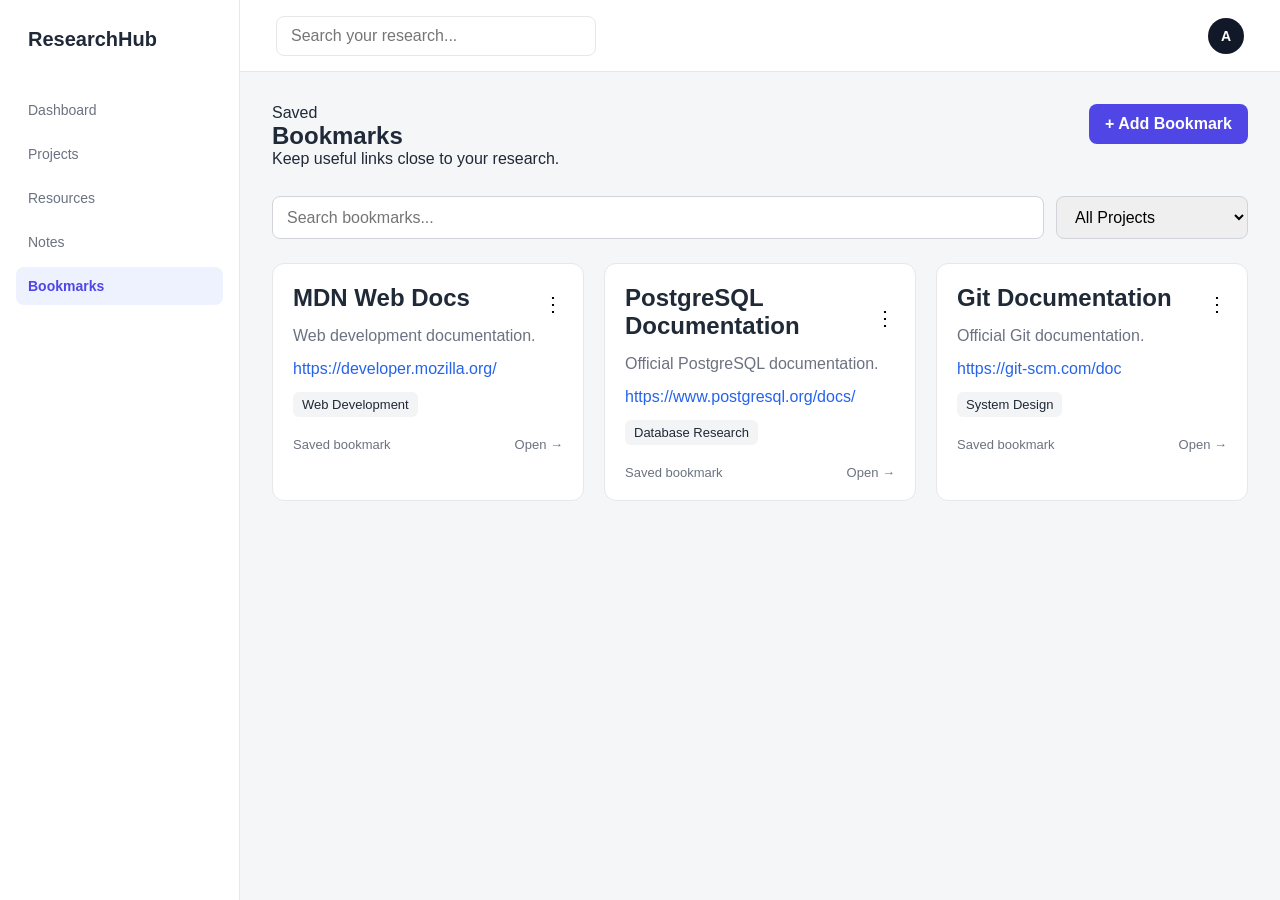
<file: frontend/pages/bookmarks.html>
<!doctype html>
<html lang="en">

<head>

    <meta charset="UTF-8">

    <meta
        name="viewport"
        content="width=device-width, initial-scale=1.0"
    >

    <title>Bookmarks — ResearchHub</title>


    <link
        rel="stylesheet"
        href="../css/reset.css"
    >

    <link
        rel="stylesheet"
        href="../css/variables.css"
    >

    <link
        rel="stylesheet"
        href="../css/global.css"
    >

    <link
        rel="stylesheet"
        href="../css/components/sidebar.css"
    >

    <link
        rel="stylesheet"
        href="../css/components/topbar.css"
    >

    <link
        rel="stylesheet"
        href="../css/components/button.css"
    >


    <style>

        .bookmarks-page {
            padding: 32px;
        }


        .bookmarks-header {
            display: flex;
            justify-content: space-between;
            align-items: flex-start;
            margin-bottom: 28px;
        }


        .bookmarks-toolbar {
            display: flex;
            gap: 12px;
            margin-bottom: 24px;
        }


        .bookmarks-search,
        .bookmarks-filter {
            padding: 11px 14px;
            border: 1px solid #d1d5db;
            border-radius: 8px;
            font: inherit;
        }


        .bookmarks-search {
            flex: 1;
        }


        .bookmarks-grid {
            display: grid;
            grid-template-columns:
                repeat(auto-fill, minmax(280px, 1fr));
            gap: 20px;
        }


        .bookmark-card {
            padding: 20px;
            border: 1px solid #e5e7eb;
            border-radius: 12px;
            background: white;
        }


        .bookmark-card-header {
            display: flex;
            justify-content: space-between;
            gap: 12px;
        }


        .bookmark-card h2 {
            margin: 0 0 12px;
        }


        .bookmark-card p {
            color: #6b7280;
            line-height: 1.5;
        }


        .bookmark-url {
            display: block;
            margin-top: 12px;
            color: #2563eb;
            word-break: break-all;
        }


        .bookmark-project {
            display: inline-block;
            margin-top: 14px;
            padding: 5px 9px;
            border-radius: 6px;
            background: #f3f4f6;
            font-size: 13px;
        }


        .bookmark-footer {
            display: flex;
            justify-content: space-between;
            align-items: center;
            margin-top: 20px;
            color: #6b7280;
            font-size: 13px;
        }


        .bookmark-menu {
            border: none;
            background: transparent;
            cursor: pointer;
            font-size: 20px;
        }


        .empty-state {
            grid-column: 1 / -1;
            padding: 50px;
            text-align: center;
        }


        .modal-overlay {
            position: fixed;
            inset: 0;
            background: rgba(0, 0, 0, 0.5);
            display: none;
            align-items: center;
            justify-content: center;
            z-index: 1000;
        }


        .modal-overlay.active {
            display: flex;
        }


        .modal {
            width: min(500px, 90%);
            background: white;
            border-radius: 12px;
            padding: 24px;
            box-shadow:
                0 20px 50px
                rgba(0, 0, 0, 0.2);
        }


        .modal-header {
            display: flex;
            justify-content: space-between;
            align-items: center;
            margin-bottom: 24px;
        }


        .modal-close {
            border: none;
            background: transparent;
            font-size: 24px;
            cursor: pointer;
        }


        .form-group {
            display: flex;
            flex-direction: column;
            gap: 8px;
            margin-bottom: 18px;
        }


        .form-group input,
        .form-group textarea,
        .form-group select {
            padding: 11px 12px;
            border: 1px solid #d1d5db;
            border-radius: 8px;
            font: inherit;
        }


        .form-group textarea {
            min-height: 100px;
            resize: vertical;
        }


        .modal-actions {
            display: flex;
            justify-content: flex-end;
            gap: 10px;
            margin-top: 24px;
        }


        .secondary-button {
            padding: 10px 16px;
            border: 1px solid #d1d5db;
            border-radius: 8px;
            background: transparent;
            cursor: pointer;
        }

    </style>

</head>


<body>


<div class="app">


    <aside class="sidebar">

        <div class="logo">
            ResearchHub
        </div>


        <nav class="navigation">

            <a
                href="../index.html"
                class="nav-item"
            >
                Dashboard
            </a>


            <a
                href="projects.html"
                class="nav-item"
            >
                Projects
            </a>


            <a
                href="resources.html"
                class="nav-item"
            >
                Resources
            </a>


            <a
                href="notes.html"
                class="nav-item"
            >
                Notes
            </a>


            <a
                href="bookmarks.html"
                class="nav-item active"
            >
                Bookmarks
            </a>

        </nav>

    </aside>


    <main class="main-content">


        <header class="topbar">

            <div class="search">

                <input
                    type="text"
                    placeholder="Search your research..."
                >

            </div>


            <div class="profile">

                <div class="avatar">
                    A
                </div>

            </div>

        </header>


        <section class="bookmarks-page">


            <div class="bookmarks-header">

                <div>

                    <p class="eyebrow">
                        Saved
                    </p>

                    <h1>
                        Bookmarks
                    </h1>

                    <p class="subtitle">
                        Keep useful links close to your research.
                    </p>

                </div>


                <button
                    id="new-bookmark-btn"
                    class="primary-button"
                    type="button"
                >
                    + Add Bookmark
                </button>

            </div>


            <div class="bookmarks-toolbar">

                <input
                    id="bookmarks-search"
                    class="bookmarks-search"
                    type="text"
                    placeholder="Search bookmarks..."
                >


                <select
                    id="bookmarks-project-filter"
                    class="bookmarks-filter"
                >

                    <option value="all">
                        All Projects
                    </option>

                </select>

            </div>


            <div
                id="bookmarks-grid"
                class="bookmarks-grid"
            ></div>


        </section>

    </main>

</div>



<!-- Add Bookmark Modal -->

<div
    id="bookmark-modal"
    class="modal-overlay"
>

    <div class="modal">


        <div class="modal-header">

            <h2>
                Add Bookmark
            </h2>


            <button
                id="close-bookmark-modal"
                class="modal-close"
                type="button"
            >
                ×
            </button>

        </div>


        <form id="bookmark-form">


            <div class="form-group">

                <label for="bookmark-title">
                    Title
                </label>

                <input
                    id="bookmark-title"
                    type="text"
                    placeholder="e.g. Python Documentation"
                    required
                >

            </div>


            <div class="form-group">

                <label for="bookmark-url">
                    URL
                </label>

                <input
                    id="bookmark-url"
                    type="url"
                    placeholder="https://example.com"
                    required
                >

            </div>


            <div class="form-group">

                <label for="bookmark-description">
                    Description
                </label>

                <textarea
                    id="bookmark-description"
                    placeholder="What is this link useful for?"
                    required
                ></textarea>

            </div>


            <div class="form-group">

                <label for="bookmark-project">
                    Project
                </label>

                <select
                    id="bookmark-project"
                    required
                >

                    <option value="">
                        Select project
                    </option>

                </select>

            </div>


            <div class="modal-actions">

                <button
                    id="cancel-bookmark"
                    type="button"
                    class="secondary-button"
                >
                    Cancel
                </button>


                <button
                    type="submit"
                    class="primary-button"
                >
                    Add Bookmark
                </button>

            </div>

        </form>

    </div>

</div>



<script src="../js/data.js"></script>

<script src="../js/bookmarks.js"></script>


</body>

</html>
</file>
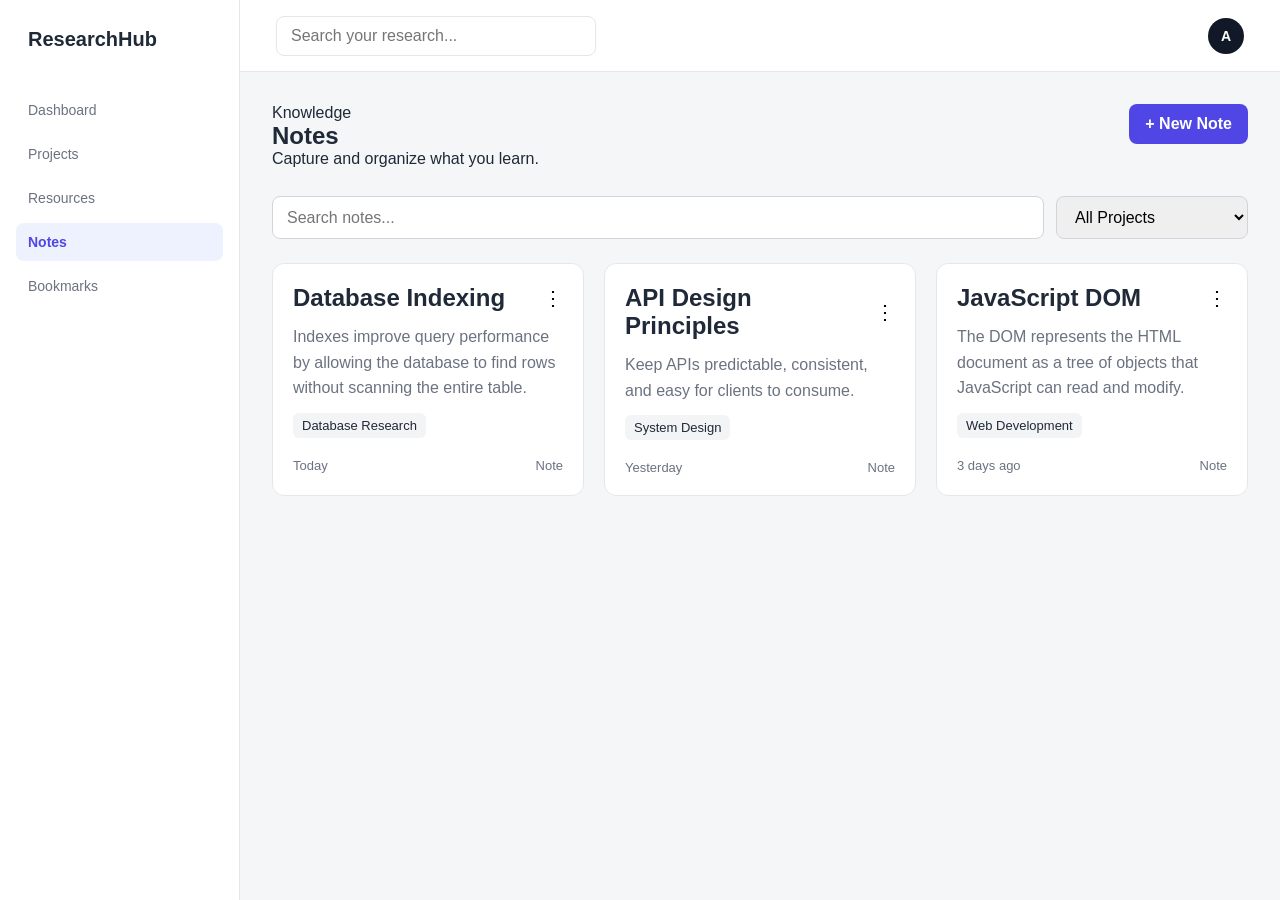
<file: frontend/pages/notes.html>
<!doctype html>
<html lang="en">

<head>

    <meta charset="UTF-8">

    <meta
        name="viewport"
        content="width=device-width, initial-scale=1.0"
    >

    <title>Notes — ResearchHub</title>


    <link
        rel="stylesheet"
        href="../css/reset.css"
    >

    <link
        rel="stylesheet"
        href="../css/variables.css"
    >

    <link
        rel="stylesheet"
        href="../css/global.css"
    >

    <link
        rel="stylesheet"
        href="../css/components/sidebar.css"
    >

    <link
        rel="stylesheet"
        href="../css/components/topbar.css"
    >

    <link
        rel="stylesheet"
        href="../css/components/button.css"
    >

    <link
        rel="stylesheet"
        href="../css/components/card.css"
    >


    <style>

        .notes-page {
            padding: 32px;
        }


        .notes-header {
            display: flex;
            align-items: flex-start;
            justify-content: space-between;
            margin-bottom: 28px;
        }


        .notes-toolbar {
            display: flex;
            gap: 12px;
            margin-bottom: 24px;
        }


        .notes-search,
        .notes-filter {
            padding: 11px 14px;
            border: 1px solid #d1d5db;
            border-radius: 8px;
            font: inherit;
        }


        .notes-search {
            flex: 1;
        }


        .notes-grid {
            display: grid;
            grid-template-columns:
                repeat(auto-fill, minmax(280px, 1fr));
            gap: 20px;
        }


        .note-card {
            padding: 20px;
            border: 1px solid #e5e7eb;
            border-radius: 12px;
            background: white;
        }


        .note-card-header {
            display: flex;
            justify-content: space-between;
            gap: 12px;
            margin-bottom: 12px;
        }


        .note-card h2 {
            margin: 0;
        }


        .note-card p {
            color: #6b7280;
            line-height: 1.6;
        }


        .note-project {
            display: inline-block;
            margin-top: 12px;
            padding: 5px 9px;
            border-radius: 6px;
            background: #f3f4f6;
            font-size: 13px;
        }


        .note-footer {
            display: flex;
            justify-content: space-between;
            align-items: center;
            margin-top: 20px;
            color: #6b7280;
            font-size: 13px;
        }


        .note-menu {
            border: none;
            background: transparent;
            cursor: pointer;
            font-size: 20px;
        }


        .empty-state {
            grid-column: 1 / -1;
            padding: 50px;
            text-align: center;
        }


        .modal-overlay {
            position: fixed;
            inset: 0;
            background: rgba(0, 0, 0, 0.5);
            display: none;
            align-items: center;
            justify-content: center;
            z-index: 1000;
        }


        .modal-overlay.active {
            display: flex;
        }


        .modal {
            width: min(500px, 90%);
            background: white;
            border-radius: 12px;
            padding: 24px;
            box-shadow:
                0 20px 50px
                rgba(0, 0, 0, 0.2);
        }


        .modal-header {
            display: flex;
            justify-content: space-between;
            align-items: center;
            margin-bottom: 24px;
        }


        .modal-close {
            border: none;
            background: transparent;
            font-size: 24px;
            cursor: pointer;
        }


        .form-group {
            display: flex;
            flex-direction: column;
            gap: 8px;
            margin-bottom: 18px;
        }


        .form-group input,
        .form-group textarea,
        .form-group select {
            padding: 11px 12px;
            border: 1px solid #d1d5db;
            border-radius: 8px;
            font: inherit;
        }


        .form-group textarea {
            min-height: 140px;
            resize: vertical;
        }


        .modal-actions {
            display: flex;
            justify-content: flex-end;
            gap: 10px;
            margin-top: 24px;
        }


        .secondary-button {
            padding: 10px 16px;
            border: 1px solid #d1d5db;
            border-radius: 8px;
            background: transparent;
            cursor: pointer;
        }

    </style>

</head>


<body>


<div class="app">


    <aside class="sidebar">

        <div class="logo">
            ResearchHub
        </div>


        <nav class="navigation">

            <a
                href="../index.html"
                class="nav-item"
            >
                Dashboard
            </a>


            <a
                href="projects.html"
                class="nav-item"
            >
                Projects
            </a>


            <a
                href="resources.html"
                class="nav-item"
            >
                Resources
            </a>


            <a
                href="notes.html"
                class="nav-item active"
            >
                Notes
            </a>


            <a
                href="bookmarks.html"
                class="nav-item"
            >
                Bookmarks
            </a>

        </nav>

    </aside>


    <main class="main-content">


        <header class="topbar">

            <div class="search">

                <input
                    type="text"
                    placeholder="Search your research..."
                >

            </div>


            <div class="profile">

                <div class="avatar">
                    A
                </div>

            </div>

        </header>


        <section class="notes-page">


            <div class="notes-header">

                <div>

                    <p class="eyebrow">
                        Knowledge
                    </p>

                    <h1>
                        Notes
                    </h1>

                    <p class="subtitle">
                        Capture and organize what you learn.
                    </p>

                </div>


                <button
                    id="new-note-btn"
                    class="primary-button"
                    type="button"
                >
                    + New Note
                </button>

            </div>


            <div class="notes-toolbar">

                <input
                    id="notes-search"
                    class="notes-search"
                    type="text"
                    placeholder="Search notes..."
                >


                <select
                    id="notes-project-filter"
                    class="notes-filter"
                >

                    <option value="all">
                        All Projects
                    </option>

                </select>

            </div>


            <div
                id="notes-grid"
                class="notes-grid"
            ></div>


        </section>

    </main>

</div>



<!-- New Note Modal -->

<div
    id="note-modal"
    class="modal-overlay"
>

    <div class="modal">

        <div class="modal-header">

            <h2>
                Create New Note
            </h2>


            <button
                id="close-note-modal"
                class="modal-close"
                type="button"
            >
                ×
            </button>

        </div>


        <form id="note-form">


            <div class="form-group">

                <label for="note-title">
                    Title
                </label>

                <input
                    id="note-title"
                    type="text"
                    placeholder="e.g. RAG Architecture"
                    required
                >

            </div>


            <div class="form-group">

                <label for="note-content">
                    Note
                </label>

                <textarea
                    id="note-content"
                    placeholder="Write your note..."
                    required
                ></textarea>

            </div>


            <div class="form-group">

                <label for="note-project">
                    Project
                </label>

                <select
                    id="note-project"
                    required
                >

                    <option value="">
                        Select project
                    </option>

                </select>

            </div>


            <div class="modal-actions">

                <button
                    id="cancel-note"
                    type="button"
                    class="secondary-button"
                >
                    Cancel
                </button>


                <button
                    type="submit"
                    class="primary-button"
                >
                    Create Note
                </button>

            </div>

        </form>

    </div>

</div>



<script src="../js/data.js"></script>

<script src="../js/notes.js"></script>


</body>

</html>
</file>
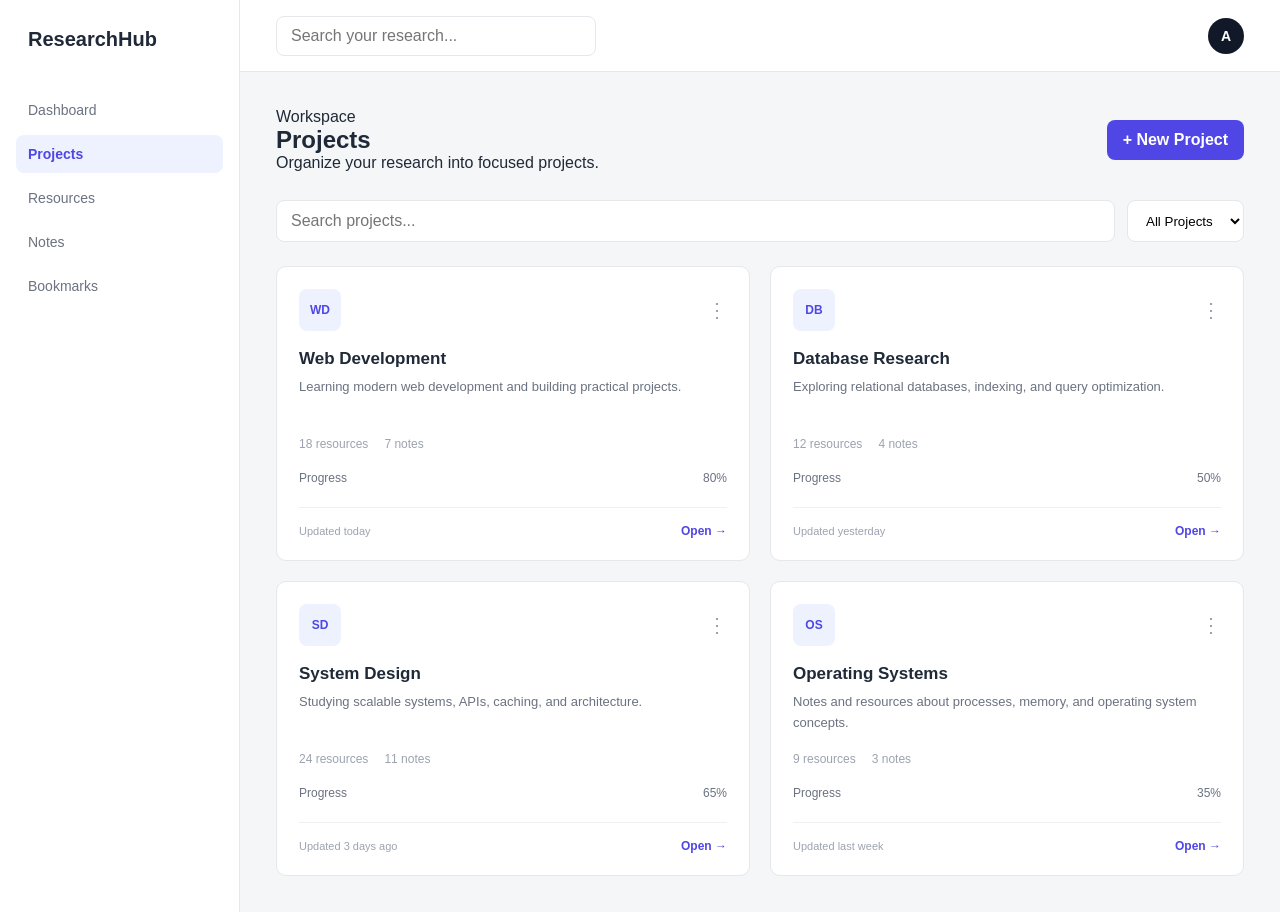
<file: frontend/pages/projects.html>
<!doctype html>
<html lang="en">
  <head>
    <meta charset="UTF-8" />
    <meta name="viewport" content="width=device-width, initial-scale=1.0" />

    <title>Projects — ResearchHub</title>

    <link rel="stylesheet" href="../css/reset.css" />
    <link rel="stylesheet" href="../css/variables.css" />
    <link rel="stylesheet" href="../css/global.css" />

    <link rel="stylesheet" href="../css/components/sidebar.css" />
    <link rel="stylesheet" href="../css/components/topbar.css" />
    <link rel="stylesheet" href="../css/components/button.css" />
    <link rel="stylesheet" href="../css/components/card.css" />
    <link rel="stylesheet" href="../css/components/panel.css" />

    <link rel="stylesheet" href="../css/pages/projects.css" />
  </head>

  <body>
    <div class="app">
      <!-- Sidebar -->

      <aside class="sidebar">
        <div class="logo">ResearchHub</div>

        <nav class="navigation">
          <a href="../index.html" class="nav-item"> Dashboard </a>

          <a href="projects.html" class="nav-item active"> Projects </a>

          <a href="resources.html" class="nav-item"> Resources </a>

          <a href="#" class="nav-item"> Notes </a>

          <a href="#" class="nav-item"> Bookmarks </a>
        </nav>
      </aside>

      <!-- Main Content -->

      <main class="main-content">
        <!-- Topbar -->

        <header class="topbar">
          <div class="search">
            <input type="text" placeholder="Search your research..." />
          </div>

          <div class="profile">
            <div class="avatar">A</div>
          </div>
        </header>

        <!-- Projects -->

        <section class="projects-page">
          <div class="projects-header">
            <div>
              <p class="eyebrow">Workspace</p>

              <h1>Projects</h1>

              <p class="subtitle">
                Organize your research into focused projects.
              </p>
            </div>

            <button class="primary-button">+ New Project</button>
          </div>

          <!-- Search / Filter -->

          <div class="projects-toolbar">
            <input
              type="text"
              class="project-search"
              placeholder="Search projects..."
            />

            <select class="project-filter">
              <option value="all">All Projects</option>

              <option value="active">Active</option>

              <option value="completed">Completed</option>
            </select>
          </div>

          <!-- Project Grid -->

          <div class="projects-grid">
            <!-- Project Card -->

            <article class="project-card">
              <div class="project-card-header">
                <div class="project-symbol">WD</div>

                <button class="project-menu">⋮</button>
              </div>

              <h2>Web Development</h2>

              <p>
                Learning modern web development and building practical projects.
              </p>

              <div class="project-meta">
                <span> 18 resources </span>

                <span> 7 notes </span>
              </div>

              <div class="project-progress">
                <div class="progress-info">
                  <span> Progress </span>

                  <span> 80% </span>
                </div>

                <div class="progress">
                  <div class="progress-bar" style="width: 80%"></div>
                </div>
              </div>

              <div class="project-card-footer">
                <span> Updated today </span>

                <a href="#"> Open → </a>
              </div>
            </article>

            <!-- Project Card -->

            <article class="project-card">
              <div class="project-card-header">
                <div class="project-symbol">DB</div>

                <button class="project-menu">⋮</button>
              </div>

              <h2>Database Research</h2>

              <p>
                Exploring relational databases, indexing, and query
                optimization.
              </p>

              <div class="project-meta">
                <span> 12 resources </span>

                <span> 4 notes </span>
              </div>

              <div class="project-progress">
                <div class="progress-info">
                  <span> Progress </span>

                  <span> 50% </span>
                </div>

                <div class="progress">
                  <div class="progress-bar" style="width: 50%"></div>
                </div>
              </div>

              <div class="project-card-footer">
                <span> Updated yesterday </span>

                <a href="#"> Open → </a>
              </div>
            </article>

            <!-- Project Card -->

            <article class="project-card">
              <div class="project-card-header">
                <div class="project-symbol">SD</div>

                <button class="project-menu">⋮</button>
              </div>

              <h2>System Design</h2>

              <p>Studying scalable systems, APIs, caching, and architecture.</p>

              <div class="project-meta">
                <span> 24 resources </span>

                <span> 11 notes </span>
              </div>

              <div class="project-progress">
                <div class="progress-info">
                  <span> Progress </span>

                  <span> 65% </span>
                </div>

                <div class="progress">
                  <div class="progress-bar" style="width: 65%"></div>
                </div>
              </div>

              <div class="project-card-footer">
                <span> Updated 3 days ago </span>

                <a href="#"> Open → </a>
              </div>
            </article>

            <!-- Project Card -->

            <article class="project-card">
              <div class="project-card-header">
                <div class="project-symbol">OS</div>

                <button class="project-menu">⋮</button>
              </div>

              <h2>Operating Systems</h2>

              <p>
                Notes and resources about processes, memory, and operating
                system concepts.
              </p>

              <div class="project-meta">
                <span> 9 resources </span>

                <span> 3 notes </span>
              </div>

              <div class="project-progress">
                <div class="progress-info">
                  <span> Progress </span>

                  <span> 35% </span>
                </div>

                <div class="progress">
                  <div class="progress-bar" style="width: 35%"></div>
                </div>
              </div>

              <div class="project-card-footer">
                <span> Updated last week </span>

                <a href="#"> Open → </a>
              </div>
            </article>
          </div>
        </section>
      </main>
    </div>
  </body>
</html>
</file>
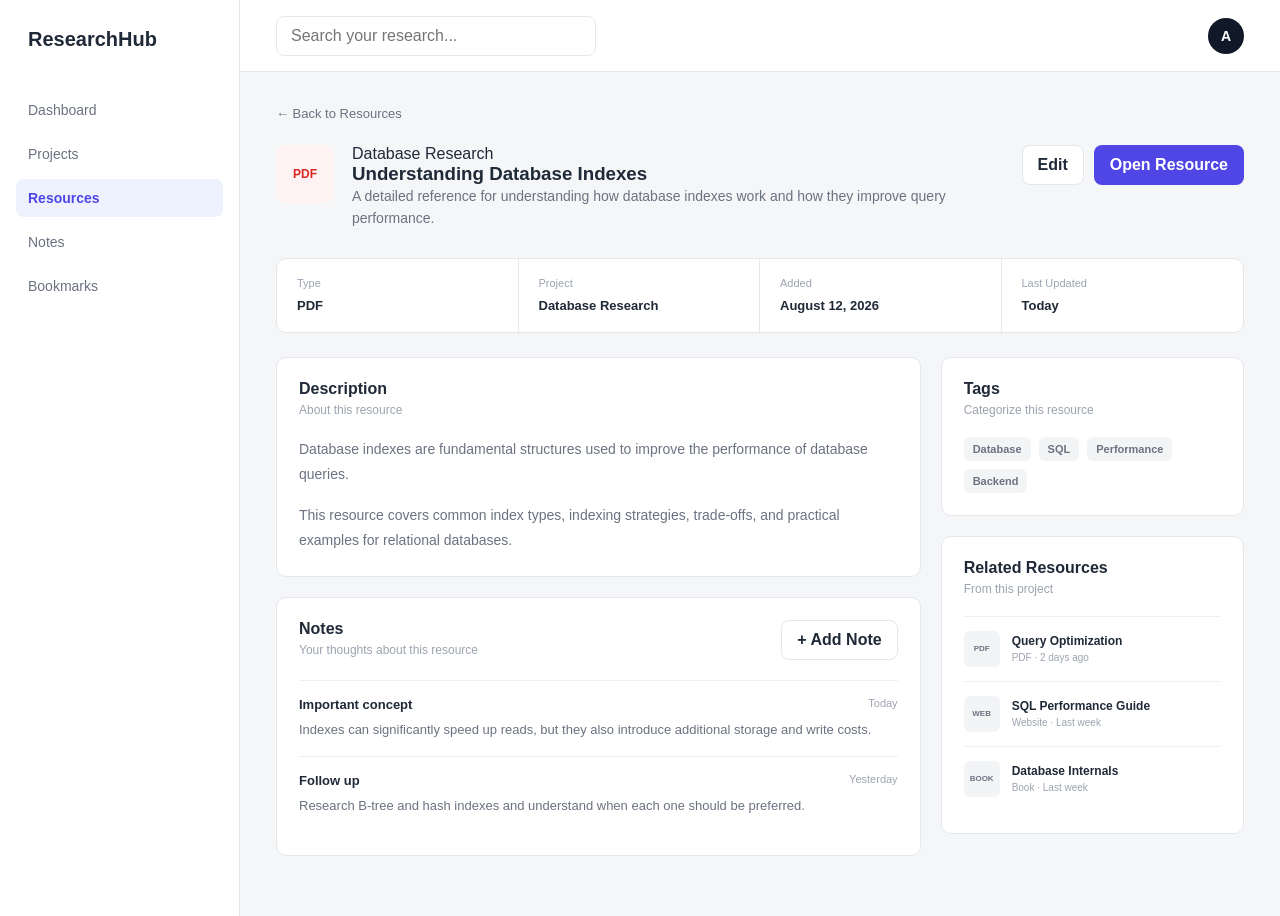
<file: frontend/pages/resource-details.html>
<!doctype html>
<html lang="en">
  <head>
    <meta charset="UTF-8" />

    <meta name="viewport" content="width=device-width, initial-scale=1.0" />

    <title>Resource Details — ResearchHub</title>

    <link rel="stylesheet" href="../css/reset.css" />
    <link rel="stylesheet" href="../css/variables.css" />
    <link rel="stylesheet" href="../css/global.css" />

    <link rel="stylesheet" href="../css/components/sidebar.css" />
    <link rel="stylesheet" href="../css/components/topbar.css" />
    <link rel="stylesheet" href="../css/components/button.css" />
    <link rel="stylesheet" href="../css/components/card.css" />
    <link rel="stylesheet" href="../css/components/panel.css" />

    <link rel="stylesheet" href="../css/pages/resource-details.css" />
  </head>

  <body>
    <div class="app">
      <!-- Sidebar -->

      <aside class="sidebar">
        <div class="logo">ResearchHub</div>

        <nav class="navigation">
          <a href="../index.html" class="nav-item"> Dashboard </a>

          <a href="projects.html" class="nav-item"> Projects </a>

          <a href="resources.html" class="nav-item active"> Resources </a>

          <a href="#" class="nav-item"> Notes </a>

          <a href="#" class="nav-item"> Bookmarks </a>
        </nav>
      </aside>

      <!-- Main Content -->

      <main class="main-content">
        <!-- Topbar -->

        <header class="topbar">
          <div class="search">
            <input type="text" placeholder="Search your research..." />
          </div>

          <div class="profile">
            <div class="avatar">A</div>
          </div>
        </header>

        <!-- Resource Details -->

        <section class="resource-details-page">
          <!-- Back Button -->

          <a href="resources.html" class="back-link"> ← Back to Resources </a>

          <!-- Resource Header -->

          <div class="resource-details-header">
            <div class="resource-heading">
              <div class="large-resource-icon">PDF</div>

              <div>
                <p class="eyebrow">Database Research</p>

                <h3>
                  <a href="resource-details.html">
                    Understanding Database Indexes
                  </a>
                </h3>

                <p class="resource-description">
                  A detailed reference for understanding how database indexes
                  work and how they improve query performance.
                </p>
              </div>
            </div>

            <div class="resource-actions">
              <button class="secondary-button">Edit</button>

              <button class="primary-button">Open Resource</button>
            </div>
          </div>

          <!-- Metadata -->

          <div class="resource-meta-bar">
            <div class="meta-item">
              <span> Type </span>

              <strong> PDF </strong>
            </div>

            <div class="meta-item">
              <span> Project </span>

              <strong> Database Research </strong>
            </div>

            <div class="meta-item">
              <span> Added </span>

              <strong> August 12, 2026 </strong>
            </div>

            <div class="meta-item">
              <span> Last Updated </span>

              <strong> Today </strong>
            </div>
          </div>

          <!-- Main Grid -->

          <div class="details-grid">
            <!-- Left Column -->

            <div class="details-main">
              <!-- Description -->

              <div class="details-panel">
                <div class="details-panel-header">
                  <div>
                    <h2>Description</h2>

                    <p>About this resource</p>
                  </div>
                </div>

                <div class="details-content">
                  <p>
                    Database indexes are fundamental structures used to improve
                    the performance of database queries.
                  </p>

                  <p>
                    This resource covers common index types, indexing
                    strategies, trade-offs, and practical examples for
                    relational databases.
                  </p>
                </div>
              </div>

              <!-- Notes -->

              <div class="details-panel">
                <div class="details-panel-header">
                  <div>
                    <h2>Notes</h2>

                    <p>Your thoughts about this resource</p>
                  </div>

                  <button class="secondary-button">+ Add Note</button>
                </div>

                <div class="note">
                  <div class="note-header">
                    <strong> Important concept </strong>

                    <span> Today </span>
                  </div>

                  <p>
                    Indexes can significantly speed up reads, but they also
                    introduce additional storage and write costs.
                  </p>
                </div>

                <div class="note">
                  <div class="note-header">
                    <strong> Follow up </strong>

                    <span> Yesterday </span>
                  </div>

                  <p>
                    Research B-tree and hash indexes and understand when each
                    one should be preferred.
                  </p>
                </div>
              </div>
            </div>

            <!-- Right Column -->

            <aside class="details-sidebar">
              <!-- Tags -->

              <div class="details-panel">
                <div class="details-panel-header">
                  <div>
                    <h2>Tags</h2>

                    <p>Categorize this resource</p>
                  </div>
                </div>

                <div class="tags">
                  <span class="tag"> Database </span>

                  <span class="tag"> SQL </span>

                  <span class="tag"> Performance </span>

                  <span class="tag"> Backend </span>
                </div>
              </div>

              <!-- Related Resources -->

              <div class="details-panel">
                <div class="details-panel-header">
                  <div>
                    <h2>Related Resources</h2>

                    <p>From this project</p>
                  </div>
                </div>

                <div class="related-resource">
                  <div class="small-resource-icon">PDF</div>

                  <div>
                    <h3>Query Optimization</h3>

                    <p>PDF · 2 days ago</p>
                  </div>
                </div>

                <div class="related-resource">
                  <div class="small-resource-icon">WEB</div>

                  <div>
                    <h3>SQL Performance Guide</h3>

                    <p>Website · Last week</p>
                  </div>
                </div>

                <div class="related-resource">
                  <div class="small-resource-icon">BOOK</div>

                  <div>
                    <h3>Database Internals</h3>

                    <p>Book · Last week</p>
                  </div>
                </div>
              </div>
            </aside>
          </div>
        </section>
      </main>
    </div>
  </body>
</html>
</file>
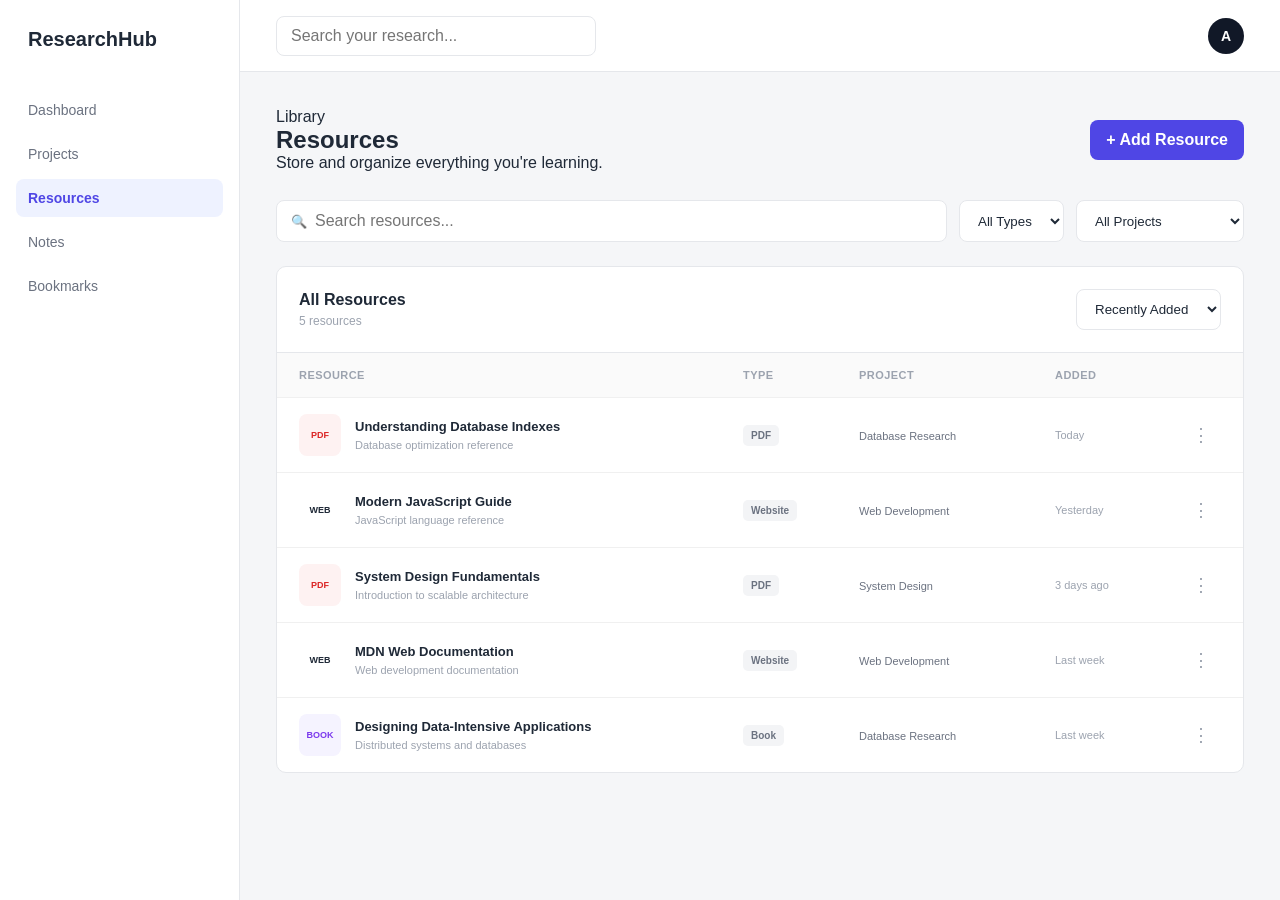
<file: frontend/pages/resources.html>
<!doctype html>
<html lang="en">

<head>

    <meta charset="UTF-8">

    <meta
        name="viewport"
        content="width=device-width, initial-scale=1.0"
    >

    <title>Resources — ResearchHub</title>


    <link
        rel="stylesheet"
        href="../css/reset.css"
    >

    <link
        rel="stylesheet"
        href="../css/variables.css"
    >

    <link
        rel="stylesheet"
        href="../css/global.css"
    >


    <link
        rel="stylesheet"
        href="../css/components/sidebar.css"
    >

    <link
        rel="stylesheet"
        href="../css/components/topbar.css"
    >

    <link
        rel="stylesheet"
        href="../css/components/button.css"
    >

    <link
        rel="stylesheet"
        href="../css/components/card.css"
    >

    <link
        rel="stylesheet"
        href="../css/components/panel.css"
    >


    <link
        rel="stylesheet"
        href="../css/pages/resources.css"
    >


    <style>

        .modal-overlay {

            position: fixed;

            inset: 0;

            background: rgba(0, 0, 0, 0.5);

            display: none;

            align-items: center;

            justify-content: center;

            z-index: 1000;

        }


        .modal-overlay.active {

            display: flex;

        }


        .modal {

            width: min(500px, 90%);

            background: white;

            border-radius: 12px;

            padding: 24px;

            box-shadow:
                0 20px 50px
                rgba(0, 0, 0, 0.2);

        }


        .modal-header {

            display: flex;

            align-items: center;

            justify-content: space-between;

            margin-bottom: 24px;

        }


        .modal-header h2 {

            margin: 0;

        }


        .modal-close {

            border: none;

            background: transparent;

            font-size: 24px;

            cursor: pointer;

        }


        .form-group {

            display: flex;

            flex-direction: column;

            gap: 8px;

            margin-bottom: 18px;

        }


        .form-group label {

            font-weight: 600;

        }


        .form-group input,

        .form-group textarea,

        .form-group select {

            width: 100%;

            padding: 10px 12px;

            border: 1px solid #d1d5db;

            border-radius: 8px;

            font: inherit;

            box-sizing: border-box;

        }


        .form-group textarea {

            min-height: 100px;

            resize: vertical;

        }


        .modal-actions {

            display: flex;

            justify-content: flex-end;

            gap: 10px;

            margin-top: 24px;

        }


        .secondary-button {

            padding: 10px 16px;

            border: 1px solid #d1d5db;

            border-radius: 8px;

            background: transparent;

            cursor: pointer;

        }


        .empty-state {

            padding: 40px;

            text-align: center;

        }

    </style>

</head>


<body>


<div class="app">


    <!-- Sidebar -->

    <aside class="sidebar">

        <div class="logo">
            ResearchHub
        </div>


        <nav class="navigation">

            <a
                href="../index.html"
                class="nav-item"
            >
                Dashboard
            </a>


            <a
                href="projects.html"
                class="nav-item"
            >
                Projects
            </a>


            <a
                href="resources.html"
                class="nav-item active"
            >
                Resources
            </a>


            <a
                href="#"
                class="nav-item"
            >
                Notes
            </a>


            <a
                href="#"
                class="nav-item"
            >
                Bookmarks
            </a>

        </nav>

    </aside>



    <!-- Main -->

    <main class="main-content">


        <!-- Topbar -->

        <header class="topbar">

            <div class="search">

                <input
                    type="text"
                    placeholder="Search your research..."
                >

            </div>


            <div class="profile">

                <div class="avatar">
                    A
                </div>

            </div>

        </header>



        <!-- Resources -->

        <section class="resources-page">


            <!-- Header -->

            <div class="resources-header">

                <div>

                    <p class="eyebrow">
                        Library
                    </p>


                    <h1>
                        Resources
                    </h1>


                    <p class="subtitle">
                        Store and organize everything you're learning.
                    </p>

                </div>


                <button
                    id="add-resource-btn"
                    class="primary-button"
                    type="button"
                >
                    + Add Resource
                </button>

            </div>



            <!-- Filters -->

            <div class="resources-toolbar">


                <div class="resource-search">

                    <span class="search-icon">
                        🔍
                    </span>


                    <input
                        id="resource-search"
                        type="text"
                        placeholder="Search resources..."
                    >

                </div>



                <select
                    id="resource-type-filter"
                    class="resource-filter"
                >

                    <option value="all">
                        All Types
                    </option>

                    <option value="PDF">
                        PDF
                    </option>

                    <option value="Website">
                        Website
                    </option>

                    <option value="Book">
                        Book
                    </option>

                    <option value="Video">
                        Video
                    </option>

                </select>



                <select
                    id="resource-project-filter"
                    class="resource-filter"
                >

                    <option value="all">
                        All Projects
                    </option>

                </select>

            </div>



            <!-- Resources Panel -->

            <div class="resources-panel">


                <div class="resources-panel-header">

                    <div>

                        <h2>
                            All Resources
                        </h2>


                        <p id="resource-count">
                            0 resources
                        </p>

                    </div>


                    <select
                        id="resource-sort"
                        class="sort-select"
                    >

                        <option value="newest">
                            Recently Added
                        </option>

                        <option value="oldest">
                            Oldest First
                        </option>

                        <option value="alphabetical">
                            Alphabetical
                        </option>

                    </select>

                </div>



                <!-- Resource Table -->

                <div
                    class="resource-table"
                    id="resource-table"
                >

                </div>

            </div>

        </section>

    </main>

</div>



<!-- Add Resource Modal -->

<div
    id="resource-modal"
    class="modal-overlay"
>

    <div
        class="modal"
        role="dialog"
        aria-modal="true"
    >


        <div class="modal-header">

            <h2>
                Add Resource
            </h2>


            <button
                id="close-resource-modal"
                class="modal-close"
                type="button"
            >
                ×
            </button>

        </div>



        <form id="resource-form">


            <div class="form-group">

                <label for="resource-title">
                    Title
                </label>

                <input
                    id="resource-title"
                    type="text"
                    placeholder="e.g. Python Documentation"
                    required
                >

            </div>



            <div class="form-group">

                <label for="resource-description">
                    Description
                </label>

                <textarea
                    id="resource-description"
                    placeholder="What is this resource about?"
                    required
                ></textarea>

            </div>



            <div class="form-group">

                <label for="resource-type">
                    Type
                </label>

                <select
                    id="resource-type"
                    required
                >

                    <option value="">
                        Select type
                    </option>

                    <option value="PDF">
                        PDF
                    </option>

                    <option value="Website">
                        Website
                    </option>

                    <option value="Book">
                        Book
                    </option>

                    <option value="Video">
                        Video
                    </option>

                </select>

            </div>



            <div class="form-group">

                <label for="resource-project">
                    Project
                </label>

                <select
                    id="resource-project"
                    required
                >

                    <option value="">
                        Select project
                    </option>

                </select>

            </div>



            <div class="modal-actions">

                <button
                    id="cancel-resource"
                    type="button"
                    class="secondary-button"
                >
                    Cancel
                </button>


                <button
                    type="submit"
                    class="primary-button"
                >
                    Add Resource
                </button>

            </div>


        </form>

    </div>

</div>



<script src="../js/data.js"></script>

<script src="../js/resources.js"></script>


</body>

</html>
</file>
<file: frontend/css/variables.css>
:root {
    --color-primary: #4f46e5;
    --color-primary-hover: #4338ca;

    --color-background: #f5f6f8;
    --color-surface: #ffffff;

    --color-text: #1f2937;
    --color-text-secondary: #6b7280;
    --color-text-muted: #9ca3af;

    --color-border: #e5e7eb;

    --radius-sm: 6px;
    --radius-md: 8px;
    --radius-lg: 10px;

    --sidebar-width: 240px;
    --topbar-height: 72px;
}
</file>
<file: frontend/css/global.css>
body {
    font-family: Arial, sans-serif;
    background-color: var(--color-background);
    color: var(--color-text);
}

.app {
    display: flex;
    min-height: 100vh;
}

.main-content {
    flex: 1;
    min-width: 0;
}
</file>
<file: frontend/css/components/sidebar.css>
.sidebar {
    width: var(--sidebar-width);
    background-color: var(--color-surface);
    border-right: 1px solid var(--color-border);

    padding: 28px 16px;
}

.logo {
    font-size: 20px;
    font-weight: 700;

    padding: 0 12px;
    margin-bottom: 40px;
}

.navigation {
    display: flex;
    flex-direction: column;
    gap: 6px;
}

.nav-item {
    padding: 11px 12px;
    border-radius: var(--radius-md);

    color: var(--color-text-secondary);
    font-size: 14px;
}

.nav-item:hover {
    background-color: #f3f4f6;
    color: var(--color-text);
}

.nav-item.active {
    background-color: #eef2ff;
    color: var(--color-primary);
    font-weight: 600;
}
</file>
<file: frontend/css/components/topbar.css>
.topbar {
    height: var(--topbar-height);

    background-color: var(--color-surface);
    border-bottom: 1px solid var(--color-border);

    display: flex;
    align-items: center;
    justify-content: space-between;

    padding: 0 36px;
}

.search input {
    width: 320px;

    padding: 10px 14px;

    border: 1px solid var(--color-border);
    border-radius: var(--radius-md);

    outline: none;
}

.search input:focus {
    border-color: var(--color-primary);
}

.avatar {
    width: 36px;
    height: 36px;

    border-radius: 50%;

    background-color: #111827;
    color: white;

    display: flex;
    align-items: center;
    justify-content: center;

    font-size: 14px;
    font-weight: 600;
}
</file>
<file: frontend/css/components/button.css>
.primary-button {
    background-color: var(--color-primary);
    color: white;

    border: none;
    border-radius: var(--radius-md);

    padding: 11px 16px;

    cursor: pointer;
    font-weight: 600;
}

.primary-button:hover {
    background-color: var(--color-primary-hover);
}
</file>
<file: frontend/css/components/card.css>
.stat-card {
    background-color: var(--color-surface);

    border: 1px solid var(--color-border);
    border-radius: var(--radius-lg);

    padding: 20px;
}

.stat-card p {
    color: var(--color-text-secondary);
    font-size: 13px;
    margin-bottom: 10px;
}

.stat-card h2 {
    font-size: 28px;
    margin-bottom: 8px;
}

.stat-card span {
    color: var(--color-text-muted);
    font-size: 12px;
}
</file>
<file: frontend/css/components/panel.css>
.panel {
    background-color: var(--color-surface);

    border: 1px solid var(--color-border);
    border-radius: var(--radius-lg);

    padding: 22px;
}

.panel-header {
    display: flex;
    justify-content: space-between;
    align-items: flex-start;

    margin-bottom: 20px;
}

.panel-header h2 {
    font-size: 16px;
    margin-bottom: 5px;
}

.panel-header p {
    color: var(--color-text-muted);
    font-size: 12px;
}

.panel-header a {
    color: var(--color-primary);
    font-size: 12px;
    font-weight: 600;
}
</file>
<file: frontend/css/pages/projects.css>
.projects-page {
    padding: 36px;
    max-width: 1400px;
    margin: 0 auto;
}

.projects-header {
    display: flex;
    justify-content: space-between;
    align-items: center;

    margin-bottom: 28px;
}


/* Toolbar */

.projects-toolbar {
    display: flex;
    gap: 12px;

    margin-bottom: 24px;
}

.project-search {
    flex: 1;

    padding: 11px 14px;

    border: 1px solid var(--color-border);
    border-radius: var(--radius-md);

    outline: none;
}

.project-search:focus {
    border-color: var(--color-primary);
}

.project-filter {
    padding: 11px 14px;

    border: 1px solid var(--color-border);
    border-radius: var(--radius-md);

    background-color: white;

    outline: none;
}


/* Project Grid */

.projects-grid {
    display: grid;

    grid-template-columns:
        repeat(2, minmax(0, 1fr));

    gap: 20px;
}


/* Project Card */

.project-card {
    background-color: var(--color-surface);

    border: 1px solid var(--color-border);
    border-radius: var(--radius-lg);

    padding: 22px;

    transition:
        transform 0.2s ease,
        box-shadow 0.2s ease;
}

.project-card:hover {
    transform: translateY(-2px);

    box-shadow:
        0 8px 24px rgba(0, 0, 0, 0.06);
}


/* Card Header */

.project-card-header {
    display: flex;

    justify-content: space-between;
    align-items: center;

    margin-bottom: 18px;
}

.project-symbol {
    width: 42px;
    height: 42px;

    display: flex;
    align-items: center;
    justify-content: center;

    border-radius: var(--radius-md);

    background-color: #eef2ff;
    color: var(--color-primary);

    font-size: 12px;
    font-weight: 700;
}

.project-menu {
    border: none;

    background: transparent;

    color: var(--color-text-muted);

    font-size: 20px;

    cursor: pointer;
}


/* Card Content */

.project-card h2 {
    font-size: 17px;

    margin-bottom: 8px;
}

.project-card > p {
    color: var(--color-text-secondary);

    font-size: 13px;
    line-height: 1.6;

    min-height: 42px;

    margin-bottom: 18px;
}


/* Metadata */

.project-meta {
    display: flex;
    gap: 16px;

    color: var(--color-text-muted);

    font-size: 12px;

    margin-bottom: 20px;
}


/* Progress */

.project-progress {
    margin-bottom: 22px;
}

.progress-info {
    display: flex;

    justify-content: space-between;

    font-size: 12px;

    color: var(--color-text-secondary);

    margin-bottom: 8px;
}


/* Footer */

.project-card-footer {
    display: flex;

    justify-content: space-between;
    align-items: center;

    padding-top: 16px;

    border-top: 1px solid #f0f0f0;

    font-size: 11px;

    color: var(--color-text-muted);
}

.project-card-footer a {
    color: var(--color-primary);

    font-size: 12px;

    font-weight: 600;
}


/* Responsive */

@media (max-width: 900px) {

    .projects-grid {
        grid-template-columns: 1fr;
    }

}

@media (max-width: 650px) {

    .projects-page {
        padding: 24px 20px;
    }

    .projects-header {
        flex-direction: column;
        align-items: flex-start;

        gap: 18px;
    }

    .projects-toolbar {
        flex-direction: column;
    }

}
</file>
<file: frontend/css/pages/resource-details.css>
.resource-details-page {
    padding: 32px 36px 60px;

    max-width: 1400px;

    margin: 0 auto;
}


/* Back Link */

.back-link {
    display: inline-block;

    color: var(--color-text-secondary);

    font-size: 13px;

    margin-bottom: 24px;
}

.back-link:hover {
    color: var(--color-primary);
}


/* Header */

.resource-details-header {
    display: flex;

    justify-content: space-between;
    align-items: flex-start;

    gap: 30px;

    margin-bottom: 28px;
}

.resource-heading {
    display: flex;

    gap: 18px;

    align-items: flex-start;

    max-width: 800px;
}

.large-resource-icon {
    flex-shrink: 0;

    width: 58px;
    height: 58px;

    display: flex;
    align-items: center;
    justify-content: center;

    border-radius: var(--radius-lg);

    background-color: #fef2f2;

    color: #dc2626;

    font-size: 12px;

    font-weight: 700;
}

.resource-heading h1 {
    font-size: 30px;

    margin-bottom: 10px;
}

.resource-description {
    color: var(--color-text-secondary);

    font-size: 14px;

    line-height: 1.6;
}


/* Actions */

.resource-actions {
    display: flex;

    gap: 10px;

    flex-shrink: 0;
}


/* Secondary Button */

.secondary-button {
    padding: 10px 15px;

    background-color: white;

    border: 1px solid var(--color-border);

    border-radius: var(--radius-md);

    color: var(--color-text);

    font-weight: 600;

    cursor: pointer;
}

.secondary-button:hover {
    background-color: #f9fafb;
}


/* Metadata */

.resource-meta-bar {
    display: grid;

    grid-template-columns:
        repeat(4, 1fr);

    background-color: white;

    border: 1px solid var(--color-border);

    border-radius: var(--radius-lg);

    margin-bottom: 24px;

    overflow: hidden;
}

.meta-item {
    padding: 18px 20px;

    border-right: 1px solid var(--color-border);
}

.meta-item:last-child {
    border-right: none;
}

.meta-item span {
    display: block;

    color: var(--color-text-muted);

    font-size: 11px;

    margin-bottom: 7px;
}

.meta-item strong {
    font-size: 13px;
}


/* Main Grid */

.details-grid {
    display: grid;

    grid-template-columns:
        minmax(0, 1.7fr)
        minmax(280px, 0.8fr);

    gap: 20px;

    align-items: start;
}

.details-main {
    display: flex;

    flex-direction: column;

    gap: 20px;
}

.details-sidebar {
    display: flex;

    flex-direction: column;

    gap: 20px;
}


/* Panels */

.details-panel {
    background-color: white;

    border: 1px solid var(--color-border);

    border-radius: var(--radius-lg);

    padding: 22px;
}

.details-panel-header {
    display: flex;

    justify-content: space-between;

    align-items: flex-start;

    gap: 20px;

    margin-bottom: 20px;
}

.details-panel-header h2 {
    font-size: 16px;

    margin-bottom: 5px;
}

.details-panel-header p {
    color: var(--color-text-muted);

    font-size: 12px;
}


/* Content */

.details-content p {
    color: var(--color-text-secondary);

    font-size: 14px;

    line-height: 1.8;

    margin-bottom: 16px;
}

.details-content p:last-child {
    margin-bottom: 0;
}


/* Notes */

.note {
    padding: 16px 0;

    border-top: 1px solid #f0f0f0;
}

.note:first-child {
    border-top: none;

    padding-top: 0;
}

.note-header {
    display: flex;

    justify-content: space-between;

    margin-bottom: 8px;
}

.note-header strong {
    font-size: 13px;
}

.note-header span {
    color: var(--color-text-muted);

    font-size: 11px;
}

.note p {
    color: var(--color-text-secondary);

    font-size: 13px;

    line-height: 1.6;
}


/* Tags */

.tags {
    display: flex;

    flex-wrap: wrap;

    gap: 8px;
}

.tag {
    padding: 6px 9px;

    border-radius: 6px;

    background-color: #f3f4f6;

    color: var(--color-text-secondary);

    font-size: 11px;

    font-weight: 600;
}


/* Related Resources */

.related-resource {
    display: flex;

    align-items: center;

    gap: 12px;

    padding: 14px 0;

    border-top: 1px solid #f0f0f0;
}

.related-resource:first-child {
    border-top: none;

    padding-top: 0;
}

.small-resource-icon {
    width: 36px;
    height: 36px;

    display: flex;
    align-items: center;
    justify-content: center;

    flex-shrink: 0;

    background-color: #f3f4f6;

    border-radius: 6px;

    font-size: 8px;

    font-weight: 700;

    color: var(--color-text-secondary);
}

.related-resource h3 {
    font-size: 12px;

    margin-bottom: 4px;
}

.related-resource p {
    color: var(--color-text-muted);

    font-size: 10px;
}


/* Responsive */

@media (max-width: 900px) {

    .resource-details-header {
        flex-direction: column;
    }

    .details-grid {
        grid-template-columns: 1fr;
    }

    .details-sidebar {
        display: grid;

        grid-template-columns:
            repeat(2, 1fr);
    }

}


@media (max-width: 650px) {

    .resource-details-page {
        padding: 24px 20px 40px;
    }

    .resource-heading h1 {
        font-size: 23px;
    }

    .resource-heading {
        gap: 12px;
    }

    .large-resource-icon {
        width: 46px;
        height: 46px;
    }

    .resource-meta-bar {
        grid-template-columns:
            repeat(2, 1fr);
    }

    .meta-item:nth-child(2) {
        border-right: none;
    }

    .meta-item:nth-child(-n+2) {
        border-bottom: 1px solid var(--color-border);
    }

    .details-sidebar {
        display: flex;
    }

}
</file>
<file: frontend/css/pages/resources.css>
.resources-page {
  padding: 36px;
  max-width: 1400px;
  margin: 0 auto;
}

/* Header */

.resources-header {
  display: flex;
  justify-content: space-between;
  align-items: center;

  margin-bottom: 28px;
}

/* Toolbar */

.resources-toolbar {
  display: flex;
  gap: 12px;

  margin-bottom: 24px;
}

.resource-search {
  flex: 1;

  display: flex;
  align-items: center;
  gap: 8px;

  background-color: white;

  border: 1px solid var(--color-border);
  border-radius: var(--radius-md);

  padding: 0 14px;
}

.search-icon {
  font-size: 13px;
}

.resource-search input {
  width: 100%;

  border: none;
  outline: none;

  padding: 11px 0;

  background: transparent;
}

.resource-filter,
.sort-select {
  padding: 11px 14px;

  border: 1px solid var(--color-border);
  border-radius: var(--radius-md);

  background-color: white;

  outline: none;

  color: var(--color-text);
}

/* Resources Panel */

.resources-panel {
  background-color: var(--color-surface);

  border: 1px solid var(--color-border);
  border-radius: var(--radius-lg);

  overflow: hidden;
}

/* Panel Header */

.resources-panel-header {
  display: flex;

  justify-content: space-between;
  align-items: center;

  padding: 22px;

  border-bottom: 1px solid var(--color-border);
}

.resources-panel-header h2 {
  font-size: 16px;

  margin-bottom: 5px;
}

.resources-panel-header p {
  color: var(--color-text-muted);

  font-size: 12px;
}

/* Resource Table */

.resource-table {
  width: 100%;
}

.resource-row {
  display: grid;

  grid-template-columns:
    minmax(260px, 2fr)
    100px
    180px
    110px
    40px;

  align-items: center;

  gap: 16px;

  padding: 16px 22px;

  border-bottom: 1px solid #f0f0f0;
}

.resource-row:last-child {
  border-bottom: none;
}

/* Header */

.resource-row-header {
  background-color: #fafafa;

  color: var(--color-text-muted);

  font-size: 11px;

  font-weight: 600;

  text-transform: uppercase;

  letter-spacing: 0.04em;
}

/* Resource Title */

.resource-title {
  display: flex;

  align-items: center;

  gap: 14px;

  min-width: 0;
}

.resource-type-icon {
  flex-shrink: 0;

  width: 42px;
  height: 42px;

  display: flex;
  align-items: center;
  justify-content: center;

  border-radius: var(--radius-md);

  font-size: 9px;

  font-weight: 700;
}

.resource-type-icon.pdf {
  background-color: #fef2f2;
  color: #dc2626;
}

.resource-type-icon.web {
  background-color: #eff6ff;
  color: #2563eb;
}

.resource-type-icon.book {
  background-color: #f5f3ff;
  color: #7c3aed;
}

.resource-title h3 {
  font-size: 13px;

  margin-bottom: 5px;

  white-space: nowrap;
  overflow: hidden;
  text-overflow: ellipsis;
}

.resource-title p {
  color: var(--color-text-muted);

  font-size: 11px;

  white-space: nowrap;
  overflow: hidden;
  text-overflow: ellipsis;
}

/* Badge */

.badge {
  display: inline-block;

  padding: 5px 8px;

  background-color: #f3f4f6;

  border-radius: 5px;

  color: var(--color-text-secondary);

  font-size: 10px;

  font-weight: 600;
}

/* Project Tag */

.project-tag {
  color: var(--color-text-secondary);

  font-size: 11px;
}

/* Date */

.resource-date {
  color: var(--color-text-muted);

  font-size: 11px;
}

/* Menu */

.resource-menu {
  border: none;

  background: transparent;

  cursor: pointer;

  color: var(--color-text-muted);

  font-size: 18px;
}

/* Hover */

.resource-row:not(.resource-row-header):hover {
  background-color: #fafafa;
}

/* Responsive */

@media (max-width: 900px) {
  .resources-page {
    padding: 28px;
  }

  .resource-row {
    grid-template-columns:
      minmax(220px, 2fr)
      90px
      140px
      90px
      30px;
  }
}

@media (max-width: 700px) {
  .resources-page {
    padding: 24px 20px;
  }

  .resources-header {
    flex-direction: column;

    align-items: flex-start;

    gap: 18px;
  }

  .resources-toolbar {
    flex-direction: column;
  }

  .resource-row-header {
    display: none;
  }

  .resource-row {
    grid-template-columns: 1fr auto;

    gap: 12px;
  }

  .resource-row > div:nth-child(2),
  .resource-row > div:nth-child(3),
  .resource-row > div:nth-child(4) {
    display: none;
  }

  .resource-title h3 a {
    color: var(--color-text);
  }

  .resource-title h3 a:hover {
    color: var(--color-primary);
  }
}
</file>
